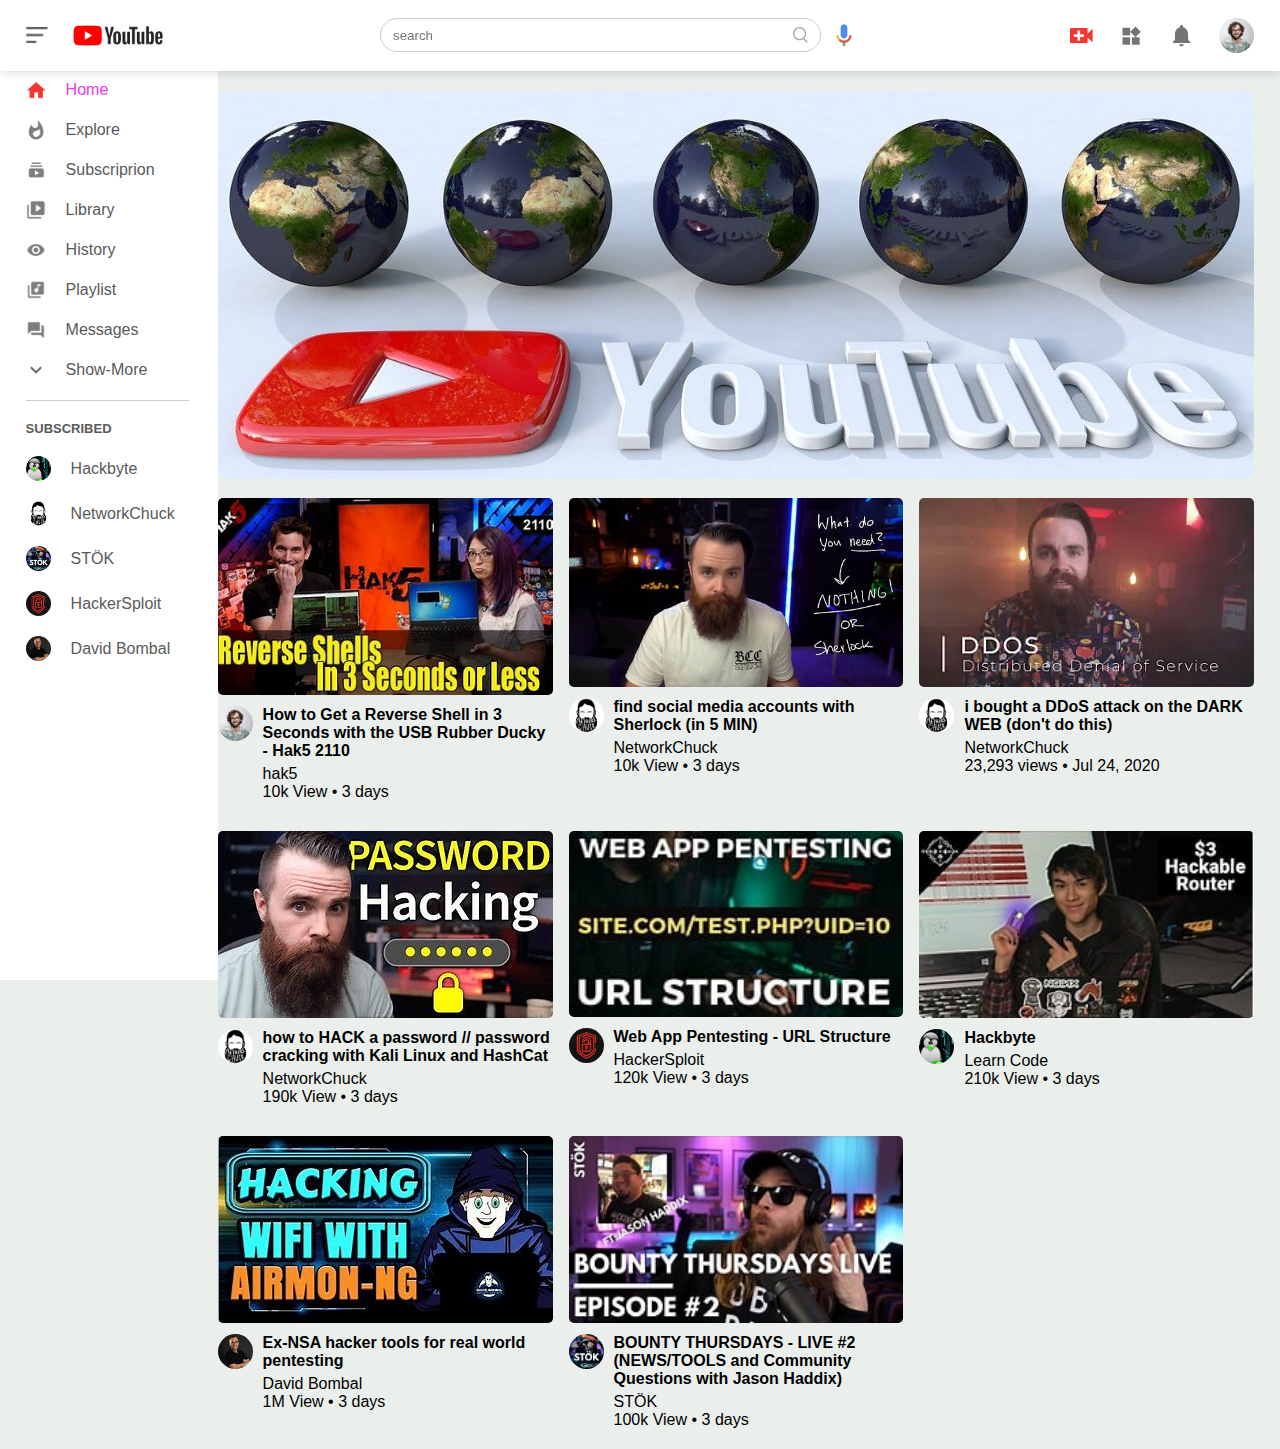
<file: index.html>
<!DOCTYPE html>
<html lang="en">
<head>
    <meta charset="UTF-8">
    <meta http-equiv="X-UA-Compatible" content="IE=edge">
    <meta name="viewport" content="width=device-width, initial-scale=1.0">
    <title>Youtube</title>
    <link rel="stylesheet" href="style.css">
</head>
<body>
    <nav class="flex-div">
        <!-- this is nav left -->
        <div class="nav-left flex-div">
            <img src="images/menu.png" class="menu-icon" >
            <img src="images/tubelogo.png" class="logo">
        </div>
        <!-- this is the middel nav -->
        <div class="nav-middle flex-div">
            <div class="search-box flex-div">
                <input type="text" placeholder="search">
                <img src="images/search.png" >

            </div>
            <img src="images/voice-search.png" class="mic-iocn">

        </div>
        <!-- this is the right nav -->
        <div class="nav-right flex-div">
            <img src="images/upload.png">
            <img src="images/more.png">
            <img src="images/notification.png">
            <img src="images/Jack.png" class="user-icon">
        </div>
    </nav>
    <!------------------ sidebar -------------------------->

    <div class="sidebar">
        <div class="shortcut-links">
            <a href=""><img src="images/home.png" ><p>Home</p></a>
            <a href=""><img src="images/explore.png" ><p>Explore</p></a>
            <a href=""><img src="images/subscriprion.png" ><p>Subscriprion</p></a>
            <a href=""><img src="images/library.png" ><p>Library</p></a>
            <a href=""><img src="images/history.png" ><p>History</p></a>
            <a href=""><img src="images/playlist.png" ><p>Playlist</p></a>
            <a href=""><img src="images/messages.png" ><p>Messages</p></a>
            <a href=""><img src="images/show-more.png" ><p>Show-More</p></a>
            <hr>
        </div>
        <div class="subceribed-list">
            <h3>SUBSCRIBED</h3>
            <a href=""><img src="images/logo6.jpg" ><p>Hackbyte</p></a>
            <a href=""><img src="images/logo2.jpg" ><p>NetworkChuck</p></a>
            <a href=""><img src="images/logo3.jpg" ><p>STÖK</p></a>
            <a href=""><img src="images/logo5.jpg" ><p>HackerSploit</p></a>
            <a href=""><img src="images/logo7.jpg" ><p>David Bombal </p></a>
        </div>
    </div>
    <!------------------------------- main ---------------------------- -->
   <div class="container">
       <div class="banner">
           <img src="images/banner.jpg">
       </div>
       <div class="list-container">
           <div class="vid-list">
               <a href="play-video.html"><img src="images/1.jpg" class="thumbnail"></a>
               <div class="flex-div">
                   <img src="images/Jack.png" >
                   <div class="vid-info">
                       <a href="play-video.html">How to Get a Reverse Shell in 3 Seconds with the USB Rubber Ducky - Hak5 2110</a>
                       <p>hak5</p>
                       <p>10k View &bull; 3 days</p>
                   </div>
               </div>
           </div>
           <div class="vid-list">
            <a href=""><img src="images/2.jpg" class="thumbnail"></a>
            <div class="flex-div">
                <img src="images/logo2.jpg" >
                <div class="vid-info">
                    <a href="">find social media accounts with Sherlock (in 5 MIN)
                    </a>
                    <p>NetworkChuck</p>
                    <p>10k View &bull; 3 days</p>
                </div>
            </div>
        </div>
        <div class="vid-list">
            <a href=""><img src="images/333.webp" class="thumbnail"></a>
            <div class="flex-div">
                <img src="images/logo2.jpg" >
                <div class="vid-info">
                    <a href="">i bought a DDoS attack on the DARK WEB (don't do this)</a>
                    <p>NetworkChuck</p>
                    <p>23,293 views &bull; Jul 24, 2020</p>
                </div>
            </div>
        </div>
        <div class="vid-list">
            <a href=""><img src="images/4.jpg" class="thumbnail"></a>
            <div class="flex-div">
                <img src="images/logo2.jpg" >
                <div class="vid-info">
                    <a href="">how to HACK a password // password cracking with Kali Linux and HashCat</a>
                    <p>NetworkChuck </p>
                    <p>190k View &bull; 3 days</p>
                </div>
            </div>
        </div>
        <div class="vid-list">
            <a href=""><img src="images/5.jpg" class="thumbnail"></a>
            <div class="flex-div">
                <img src="images/logo5.jpg" >
                <div class="vid-info">
                    <a href="">Web App Pentesting - URL Structure</a>
                    <p>HackerSploit </p>
                    <p>120k View &bull; 3 days</p>
                </div>
            </div>
        </div>
        <div class="vid-list">
            <a href=""><img src="images/6.jpg" class="thumbnail"></a>
            <div class="flex-div">
                <img src="images/logo6.jpg" >
                <div class="vid-info">
                    <a href="">Hackbyte</a>
                    <p>Learn Code</p>
                    <p>210k View &bull; 3 days</p>
                </div>
            </div>
        </div>
        <div class="vid-list">
            <a href=""><img src="images/7.jpg" class="thumbnail"></a>
            <div class="flex-div">
                <img src="images/logo7.jpg" >
                <div class="vid-info">
                    <a href="">Ex-NSA hacker tools for real world pentesting    </a>
                    <p>David Bombal </p>
                    <p>1M View &bull; 3 days</p>
                </div>
            </div>
        </div>
        <div class="vid-list">
            <a href=""><img src="images/8.jpg" class="thumbnail"></a>
            <div class="flex-div">
                <img src="images/logo3.jpg" >
                <div class="vid-info">
                    <a href="">BOUNTY THURSDAYS - LIVE #2 (NEWS/TOOLS and Community Questions with Jason Haddix)
                    </a>
                    <p>STÖK</p>
                    <p>100k View &bull; 3 days</p>
                </div>
            </div>
        </div>
       </div>
   </div> 

   

    <script src="./script.js"></script>
</body>
</html>
</file>
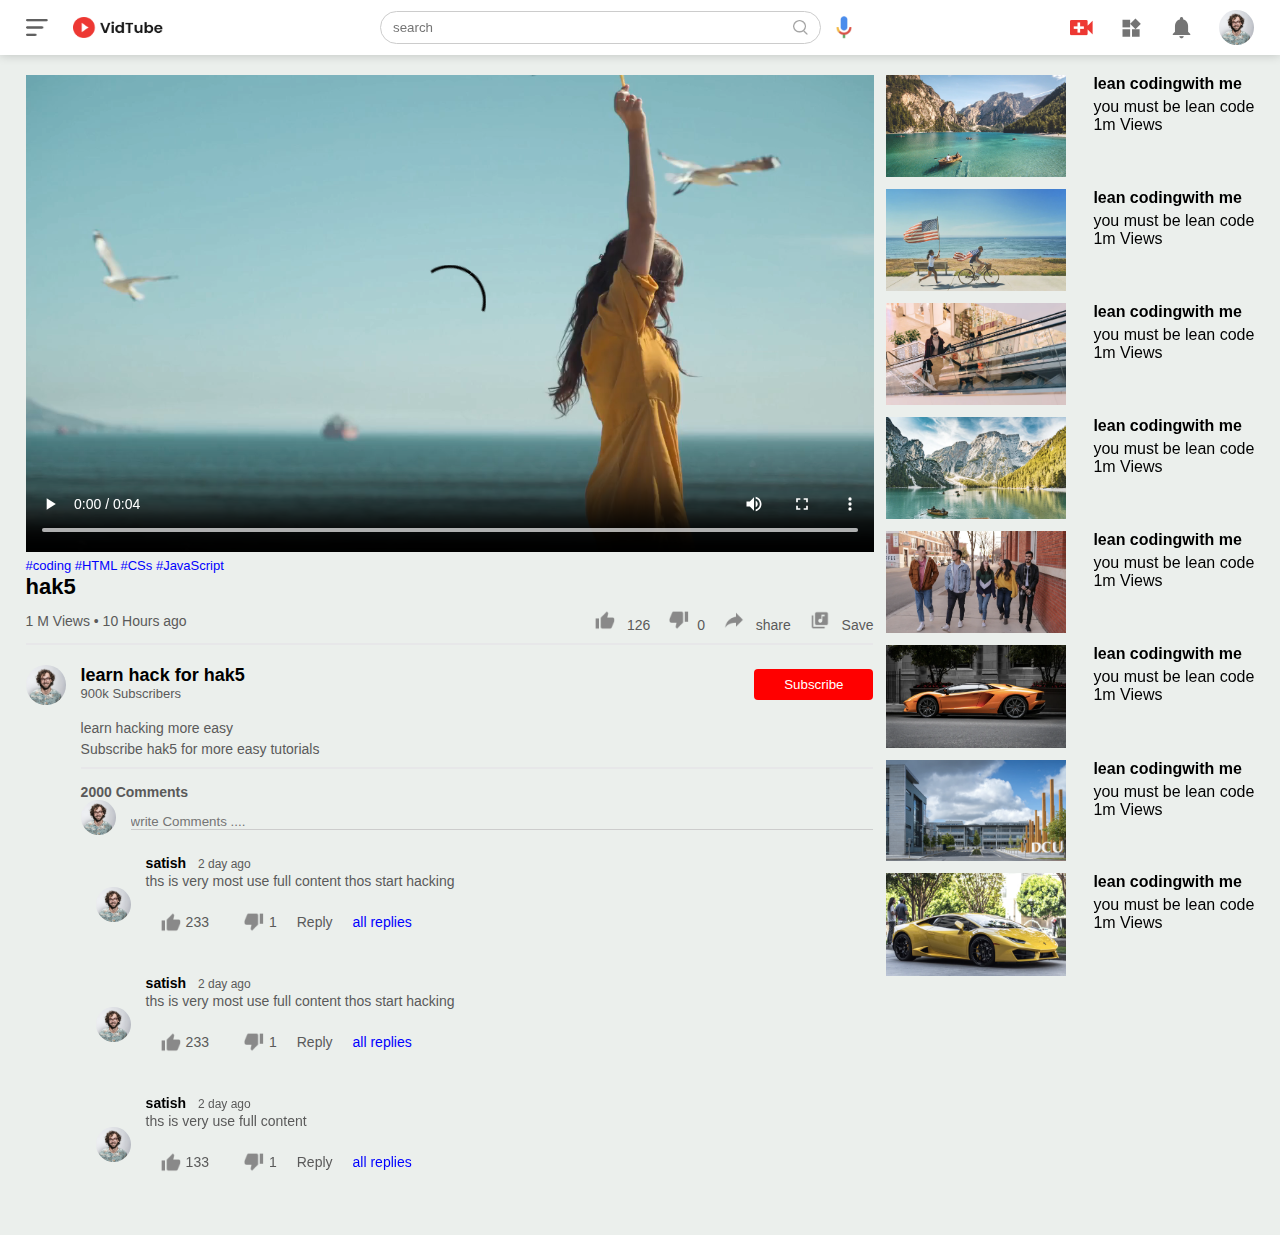
<file: play-video.html>
<!DOCTYPE html>
<html lang="en">
<head>
    <meta charset="UTF-8">
    <meta http-equiv="X-UA-Compatible" content="IE=edge">
    <meta name="viewport" content="width=device-width, initial-scale=1.0">
    <title>play </title>
    <link rel="stylesheet" href="style.css">
</head>
<body>
    <nav class="flex-div">
        <!-- this is nav left -->
        <div class="nav-left flex-div">
            <img src="images/menu.png" class="menu-icon" >
            <img src="images/logo.png" class="logo">
        </div>
        <!-- this is the middel nav -->
        <div class="nav-middle flex-div">
            <div class="search-box flex-div">
                <input type="text" placeholder="search">
                <img src="images/search.png" >

            </div>
            <img src="images/voice-search.png" class="mic-iocn">

        </div>
        <!-- this is the right nav -->
        <div class="nav-right flex-div">
            <img src="images/upload.png">
            <img src="images/more.png">
            <img src="images/notification.png">
            <img src="images/Jack.png" class="user-icon">
        </div>
    </nav>

    <div class="container play-container">    
        <div class="row">
            <div class="play-video">
                <video controls autoplay>
                    <source src="images/video.mp4" type="video/mp4">
                </video>
                <div class="tags">
                    <a href="">#coding </a>  <a href="">#HTML </a>  <a href="">#CSs </a>  <a href="">#JavaScript </a>
                </div>
                <h3>hak5</h3>
                <div class="play-video-info">
                    <p>1 M Views &bull; 10 Hours ago</p>
                    <div>
                        <a href=""><img src="images/like.png"> 126</a>
                        <a href=""><img src="images/dislike.png">0</a>
                        <a href=""><img src="images/share.png"> share</a>
                        <a href=""><img src="images/save.png"> Save</a>
                    </div>
                </div>
                <hr>
                <div class="plublisher">
                    <img src="images/Jack.png" >
                    <div>
                        <p>learn  hack for hak5</p>
                        <span>900k Subscribers</span>
                    </div>
                    <button type="button">Subscribe</button>
                </div>
                <div class="vid-description">
                    <p>learn hacking more easy</p>
                    <p>Subscribe hak5 for more easy tutorials</p>
                    <hr>
                    <h4>2000 Comments</h4>
                    <div class="add-comment">
                        <img src="images/Jack.png">
                        <input type="text" placeholder="write Comments ....">
                    </div>
                    <div class="old-comment">
                        <img src="images/Jack.png" >
                        <div>
                            <h3>satish <span>2 day ago</span></h3>
                            <p>ths is very most use full content thos start hacking </p>
                            <div class="comment-actions">
                                <img src="images/like.png" >
                                <span>233</span>
                                <img src="images/dislike.png">
                                <span>1</span>
                                <span>Reply</span>
                                <a href="">all replies</a>
                            </div>
                        </div>
                    </div>
                    <div class="old-comment">
                        <img src="images/Jack.png" >
                        <div>
                            <h3>satish <span>2 day ago</span></h3>
                            <p>ths is very most use full content thos start hacking </p>
                            <div class="comment-actions">
                                <img src="images/like.png" >
                                <span>233</span>
                                <img src="images/dislike.png">
                                <span>1</span>
                                <span>Reply</span>
                                <a href="">all replies</a>
                            </div>
                        </div>
                    </div>
                    <div class="old-comment">
                        <img src="images/Jack.png" >
                        <div>
                            <h3>satish <span>2 day ago</span></h3>
                            <p>ths is very use full content </p>
                            <div class="comment-actions">
                                <img src="images/like.png" >
                                <span>133</span>
                                <img src="images/dislike.png">
                                <span>1</span>
                                <span>Reply</span>
                                <a href="">all replies</a>
                            </div>
                        </div>
                    </div>
                </div>


            </div>
            <div class="right-sidebar">
                <div class="side-video-list">
                    <a href="" class="small-thumbnail"><img src="images/thumbnail1.png" ></a>
                    <div class="vid-info">
                        <a href="">lean codingwith me</a>
                        <p>you must be lean code</p>
                        <p>1m Views</p>
                    </div>
                </div>
                <div class="side-video-list">
                    <a href="" class="small-thumbnail"><img src="images/thumbnail2.png" ></a>
                    <div class="vid-info">
                        <a href="">lean codingwith me</a>
                        <p>you must be lean code</p>
                        <p>1m Views</p>
                    </div>
                </div>
                <div class="side-video-list">
                    <a href="" class="small-thumbnail"><img src="images/thumbnail3.png" ></a>
                    <div class="vid-info">
                        <a href="">lean codingwith me</a>
                        <p>you must be lean code</p>
                        <p>1m Views</p>
                    </div>
                </div>
                <div class="side-video-list">
                    <a href="" class="small-thumbnail"><img src="images/thumbnail4.png" ></a>
                    <div class="vid-info">
                        <a href="">lean codingwith me</a>
                        <p>you must be lean code</p>
                        <p>1m Views</p>
                    </div>
                </div>
                <div class="side-video-list">
                    <a href="" class="small-thumbnail"><img src="images/thumbnail5.png" ></a>
                    <div class="vid-info">
                        <a href="">lean codingwith me</a>
                        <p>you must be lean code</p>
                        <p>1m Views</p>
                    </div>
                </div>
                <div class="side-video-list">
                    <a href="" class="small-thumbnail"><img src="images/thumbnail6.png" ></a>
                    <div class="vid-info">
                        <a href="">lean codingwith me</a>
                        <p>you must be lean code</p>
                        <p>1m Views</p>
                    </div>
                </div>
                <div class="side-video-list">
                    <a href="" class="small-thumbnail"><img src="images/thumbnail7.png" ></a>
                    <div class="vid-info">
                        <a href="">lean codingwith me</a>
                        <p>you must be lean code</p>
                        <p>1m Views</p>
                    </div>
                </div>
                <div class="side-video-list">
                    <a href="" class="small-thumbnail"><img src="images/thumbnail8.png" ></a>
                    <div class="vid-info">
                        <a href="">lean codingwith me</a>
                        <p>you must be lean code</p>
                        <p>1m Views</p>
                    </div>
                </div>
            </div>
            
        </div>
    </div>
    
</body>
</html>
</file>
<file: style.css>
*{
    margin: 0;
    font-family: 'poppins',sans-serif;
    padding: 0;
}

a{
    text-decoration: none;
    color: #5a5a5a;

}

img{
    cursor: pointer;

}

.flex-div{
    display: flex;
    align-items: center;

}
nav{
    padding: 10px 2%;
    justify-content: space-between;
    box-shadow: 0 0 10px rgba(0,0,0,0.2);
    background: #fff;
    position: sticky;
    top: 0;
    z-index: 10;

}
.nav-right img {
    width: 25px;
    margin-right: 25px;
}
.nav-right .user-icon{
    width: 35px;
    border-radius:50% ;
    margin-right: 0;
}
.nav-left .menu-icon{
    width: 22px;
    margin-right: 25px;
}

.nav-left .logo{
    width: 90px;

}
.nav-middle .mic-iocn{
    width: 16px;
}
.nav-middle .search-box{
    border: 1px solid #ccc;
    margin-right: 15px;
    padding: 8px 12px;
    border-radius: 25px;
}
.nav-middle .search-box input{
    width: 400px;
    border: 0;
    outline: 0;
    background: transparent;
}
.nav-middle .search-box img{
    width: 15px;
}


/* ------------------- this is sidebar------------------ */


.sidebar{
    background: #fff;
    width: 15%;
    height: 100vh;
    position: fixed;
    top: 0;
    padding-left: 2%;
    padding-top: 80px;
}
.shortcut-links a img{
    width: 20px;
    margin-right: 20px;

}
.shortcut-links a {
    display: flex;
    align-items: center;
    margin-bottom: 20px;
    width: fit-content;
    flex-wrap: wrap;
}
.shortcut-links a:first-child{
    color: #ed38ed;
}
.sidebar hr{
    border: 0;
    height: 1px;
    background: #ccc;
    width: 85%;

}
.subceribed-list h3{
    font-size: 13px;
    margin: 20px 0;
    color: #5a5a5a;
}
.subceribed-list a{
    display: flex;
    align-items: center;
    margin-bottom: 20px;
    width: fit-content;
    flex-wrap:  wrap;
}
.subceribed-list a img {
    width: 25px;
    border-radius: 50%;
    margin-right: 20px;
}
.small-sidebar{
    width: 5%;

}
.small-sidebar a p{
    display: none;
}
.small-sidebar h3{
    display: none;
}
.small-sidebar hr{
    width: 50%;
    margin-bottom: 25px;
}

 /* --------------------------------- main ------------------------------ */

 .container{
     background: hsl(135, 12%, 93%);
     padding-left: 17%;
     padding-right: 2%;
     padding-top: 20px;
     padding-bottom: 20px;  
 }
 .large-container{
     padding-left: 7%;


 }

 .banner{
     width: 100%;

 }
 .banner img {
     width: 100%;
     border-radius: 8px;
 }

.list-container{
    display: grid;
    grid-template-columns: repeat(auto-fit, minmax(250px, 1fr ));
    grid-column-gap: 16px;
    grid-row-gap: 30px;
    margin-top: 15px;


}
.vid-list .thumbnail{
    width: 100%;
    border-radius: 5px;
}
.vid-list .flex-div{
    align-items: flex-start;
    margin-top: 7px;
}
.vid-list .flex-div img {
    width: 35px;
    margin-right: 10px;
    border-radius: 50%;
}
.vid-info .{
    color: #5a5a5a;
    font-size: 30px;
}
.vid-info a{
    color: black;
    font-weight: 600;
    display: block;
    margin-bottom: 5px;
}



@media (max-width: 900px){
    .menu-icon{
        display: none;
    }
    .sidebar{
        display: none;
    }
    .container, .large-container{
        padding-left: 5%;
        padding-right: 5%;

    }
    .nav-right img {
        display: none;
    }
    .nav-right .user-icon{
        display: block;
        width: 30px;
    }
    .nav-middle .search-box input{
        width: 100px;

    }
    .nav-middle .mic-iocn{
        display: none;
    }
    .logo{
        width: 90px ;
    }
}




/* ------------ This is video page css -------------------- */


.play-container{
    padding-left: 2%;

}
.row{
    display: flex;
    justify-content: space-between;
    flex-wrap: wrap;
}

.play-video{
    flex-basis: 69%;

}
.right-sidebar{
    flex-basis: 30%;
}
.play-video video{
    width: 100%;
}

.side-video-list{
    display: flex;
    justify-content: space-between;
    margin-bottom: 8px;

}
.side-video-list img{
    width: 100%;
}
.side-video-list .small-thumbnail{
    flex-basis: 49%;
}

.small-thumbnail .vid-info{
    flex-basis: 49%;

}
.play-video .tags a{
    color: #0000ff;
    font-size: 13px;
}
.play-video h3{
    font-weight: 600;
    font-size: 22px;
}
.play-video .play-video-info{
    display: flex;
    align-items: center;
    justify-content: space-between;
    flex-wrap: wrap;
    margin-top: 10px;
    font-size: 14px;
    color: #5a5a5a;
}
.play-video .play-video-info a img{
    width: 20px;
    margin-right: 8px;

}
.play-video .play-video-info a{
    display: inline-block;
    align-items: center;
    margin-left: 15px;
}
.play-video hr{
    border: 0px;
    height: 2px;
    background: rgb(231, 231, 233);
    margin: 10px 0;
}
.plublisher{
    display: flex;
    align-items: center;
    margin-top: 20px;
}
.plublisher div{
    flex: 1;
    line-height: 18px;
}
.plublisher img{
    width: 40px;
    border-radius: 50%;
    margin-right: 15px;
}
.plublisher div p{
    color: #000;
    font-weight: 600;
    font-size: 18px;
}

.plublisher div span{
    font-size: 13px;
    color: #5a5a5a;

}
.plublisher button{
    background: red ;
    color: #fff;
    padding: 8px 30px;
    border: 0;
    outline: 0;
    border-radius: 4px;
    cursor: pointer;
}
.vid-description{
    padding-left:55px ;
    margin: 15px 0;

}
.vid-description p{
    font-size:14px ;
    margin-bottom: 5px;
    color: #5a5a5a;
}
.vid-description h4{

    font-size: 14px;
    color: #5a5a5a;
    margin-top: 15px;
}
.add-comment{
    display: flex;
    align-items: center;
    margin: 30 px 0;

}
.add-comment img{
    width: 35px;
    border-radius: 50%;
    margin-right: 15px;
}
.add-comment input{
    border: 0;
    outline: 0;
    border-bottom: 1px solid #ccc;
    width: 100%;
    padding-top: 10px;
    background: transparent;

}
.old-comment{
    display: flex;
    align-items: center;
    margin: 20px 0;

}
.old-comment img{
    width: 35px;
    border-radius: 50px;
    margin: 15px;
}
.old-comment h3{
    font-size: 14px;
    margin-bottom: 2px ;
}
.old-comment h3 span{
    font-size: 12px;
    color: #5a5a5a;
    font-weight: 500;
    margin-left: 8px;
}
.old-comment .comment-actions{
    display: flex;
    align-items: center;
    margin: 8px 0 ;
    font-size: 14px;
}
.old-comment .comment-actions img{
    border-radius: 0;
    width: 20px;
    margin-right: 5px;
}
.old-comment .comment-actions span{
    margin-right: 20px;
    color: #5a5a5a;
}
.old-comment .comment-actions a{
    color: #0000ff;
}

@media (max-width:900px){
    .play-video{
        flex-basis: 100%;
    }
    .right-sidebar{
        flex-basis: 100%;
    }
    .play-container{
        padding-left: 5%;
    }
}
</file>
